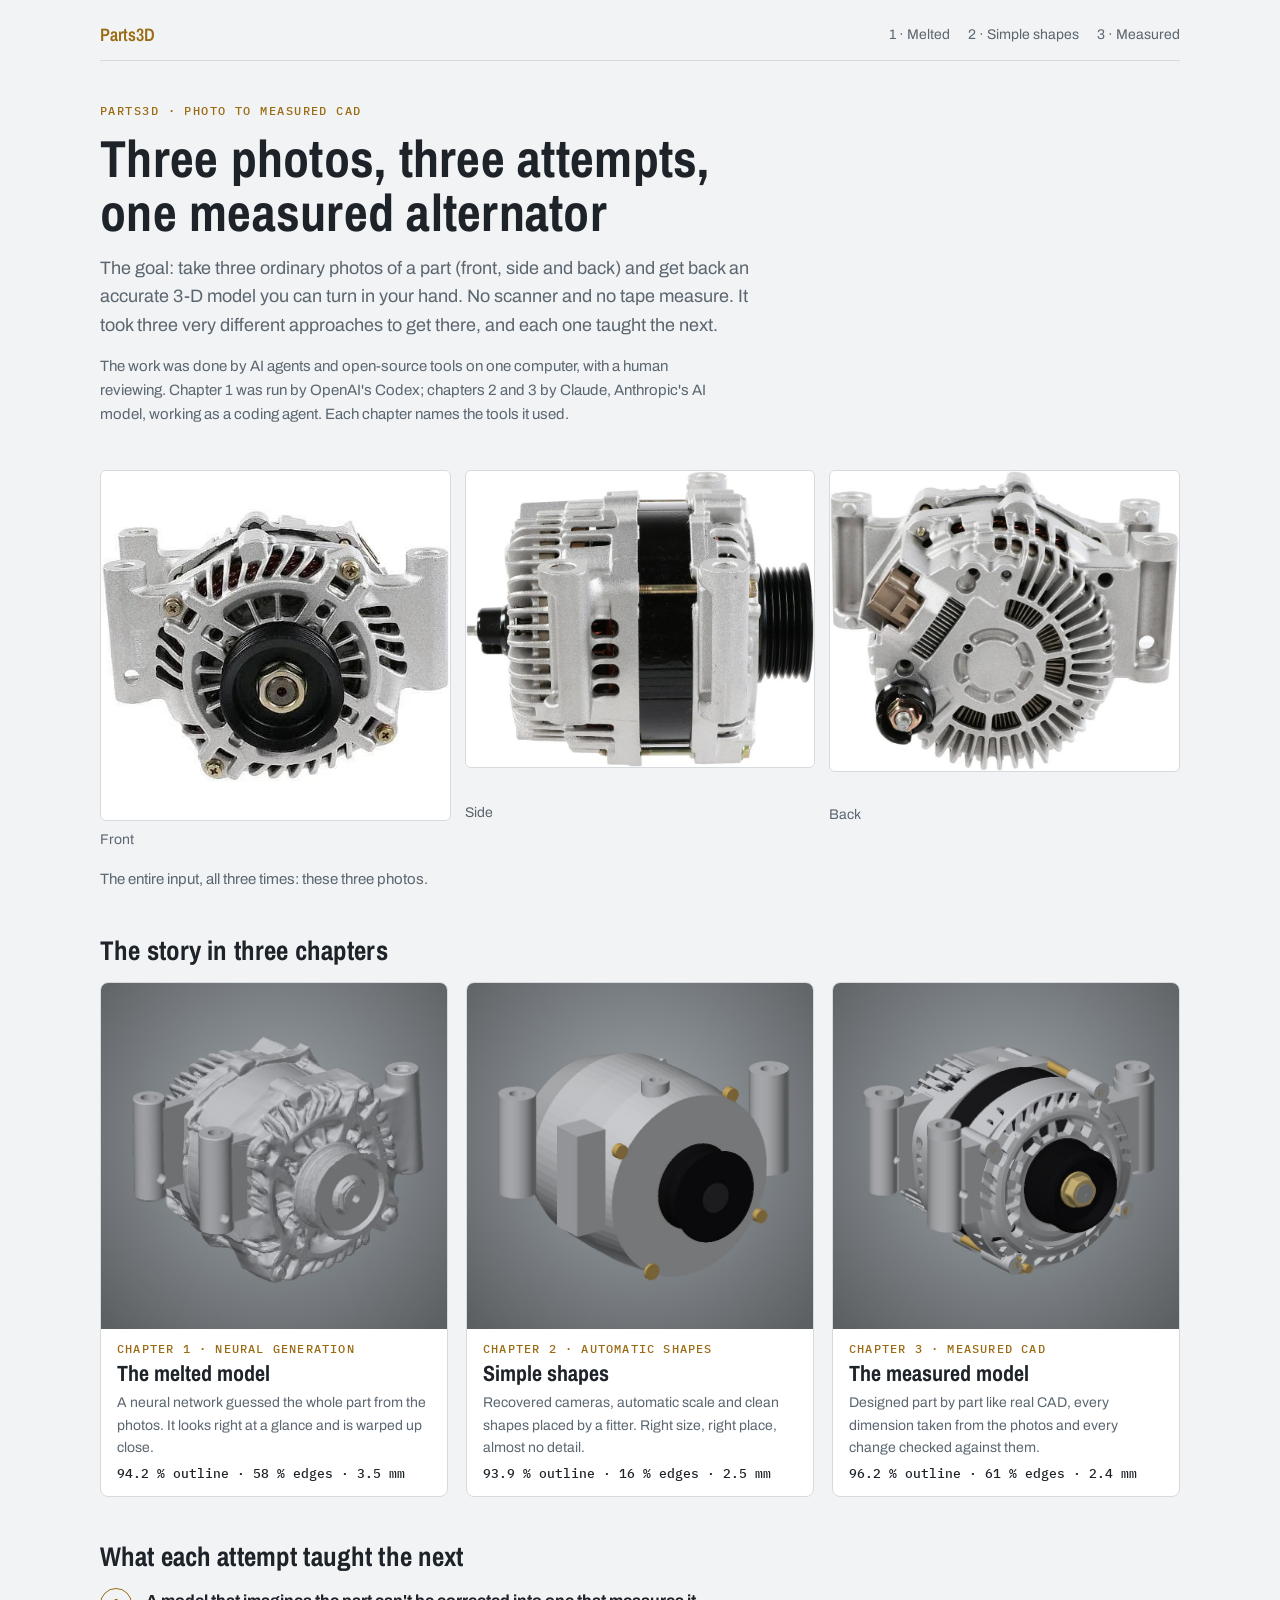
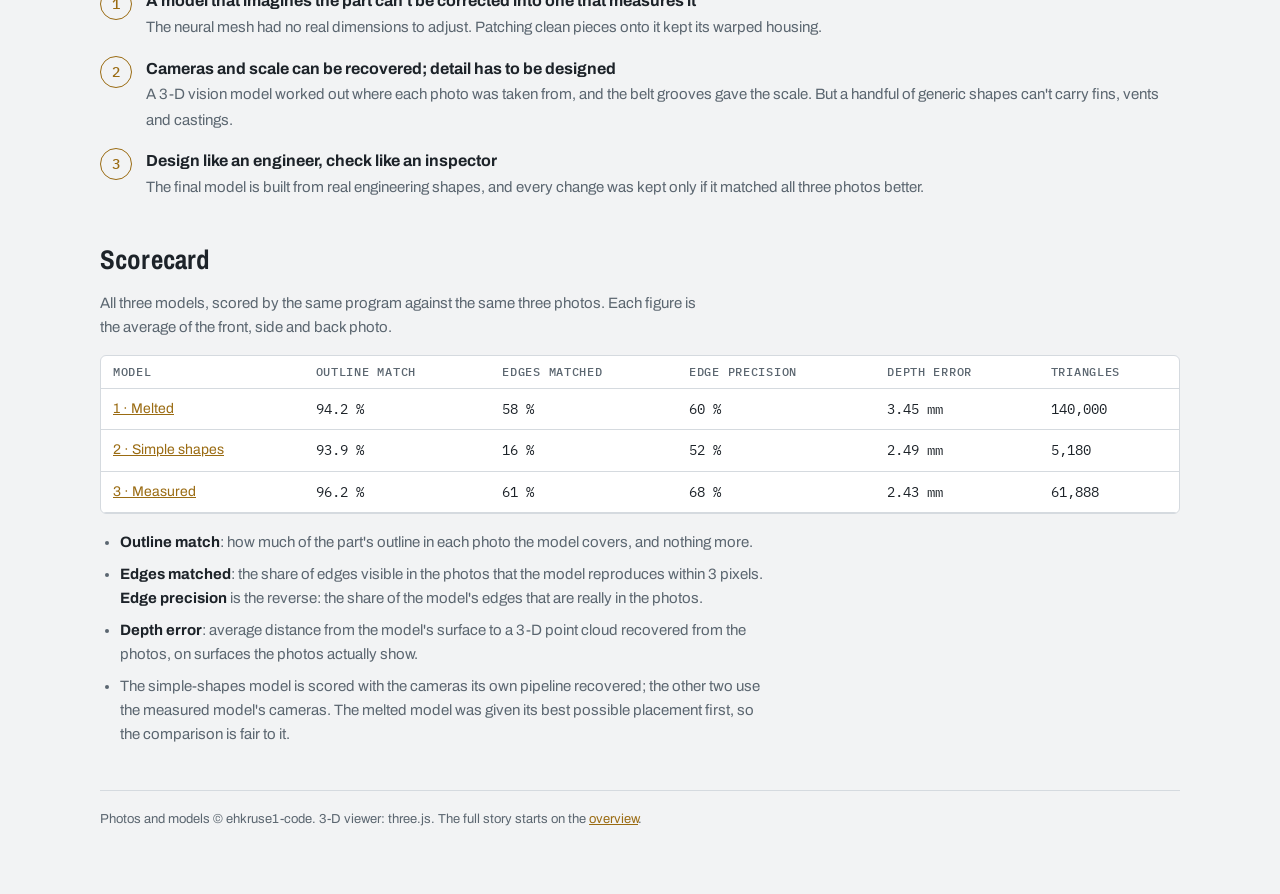
<file: index.html>
<!doctype html>
<html lang="en">
<head>
<meta charset="utf-8">
<meta name="viewport" content="width=device-width,initial-scale=1,viewport-fit=cover">
<title>Parts3D — Alternator Rebuild</title>
<meta name="description" content="How a car alternator was rebuilt as a measured 3-D model from three photos, in three attempts.">
<link rel="preconnect" href="https://fonts.googleapis.com">
<link rel="stylesheet" href="https://fonts.googleapis.com/css2?family=Archivo:wght@400;500;600&family=Archivo+Narrow:wght@600;700&family=IBM+Plex+Mono:wght@400;500&display=swap">
<link rel="stylesheet" href="site.css">
</head>
<body>
<div class="wrap">
<nav class="topnav" aria-label="Chapters"><a class="brand" href="index.html" aria-current="page">Parts3D</a><a href="melted.html">1 · Melted</a><a href="simple-shapes.html">2 · Simple shapes</a><a href="measured.html">3 · Measured</a></nav>
<header>
  <div class="eyebrow">Parts3D · photo to measured CAD</div>
  <h1>Three photos, three attempts, one measured alternator</h1>
  <p class="lede">The goal: take three ordinary photos of a part (front, side and back) and get back an accurate 3-D model you can turn in your hand. No scanner and no tape measure. It took three very different approaches to get there, and each one taught the next.</p>
  <p class="small">The work was done by AI agents and open-source tools on one computer, with a human reviewing. Chapter 1 was run by OpenAI's Codex; chapters 2 and 3 by Claude, Anthropic's AI model, working as a coding agent. Each chapter names the tools it used.</p>
</header>

<section>
  <div class="photos">
    <figure><img src="photo-front.jpg" alt="Front photo of the alternator, pulley facing the camera"><figcaption>Front</figcaption></figure>
    <figure><img src="photo-side.jpg" alt="Side photo of the alternator, pulley on the right"><figcaption>Side</figcaption></figure>
    <figure><img src="photo-back.jpg" alt="Back photo of the alternator showing cooling fins, plug and B+ terminal"><figcaption>Back</figcaption></figure>
  </div>
  <p class="small">The entire input, all three times: these three photos.</p>
</section>

<section>
  <h2>The story in three chapters</h2>
  <div class="cards">
  <a class="card" href="melted.html">
    <img src="thumb-melted.jpg" alt="The melted model, three-quarter view" width="700" height="700">
    <div class="body"><span class="num">CHAPTER 1 · NEURAL GENERATION</span><h3>The melted model</h3><p>A neural network guessed the whole part from the photos. It looks right at a glance and is warped up close.</p>
      <span class="score">94.2 % outline · 58 % edges · 3.5 mm</span></div>
  </a>
  <a class="card" href="simple-shapes.html">
    <img src="thumb-simple.jpg" alt="The simple shapes model, three-quarter view" width="700" height="700">
    <div class="body"><span class="num">CHAPTER 2 · AUTOMATIC SHAPES</span><h3>Simple shapes</h3><p>Recovered cameras, automatic scale and clean shapes placed by a fitter. Right size, right place, almost no detail.</p>
      <span class="score">93.9 % outline · 16 % edges · 2.5 mm</span></div>
  </a>
  <a class="card" href="measured.html">
    <img src="thumb-measured.jpg" alt="The measured model, three-quarter view" width="700" height="700">
    <div class="body"><span class="num">CHAPTER 3 · MEASURED CAD</span><h3>The measured model</h3><p>Designed part by part like real CAD, every dimension taken from the photos and every change checked against them.</p>
      <span class="score">96.2 % outline · 61 % edges · 2.4 mm</span></div>
  </a>
  </div>
</section>

<section>
  <h2>What each attempt taught the next</h2>
  <ol class="steps">
    <li><div><b>A model that imagines the part can't be corrected into one that measures it</b><span>The neural mesh had no real dimensions to adjust. Patching clean pieces onto it kept its warped housing.</span></div></li>
    <li><div><b>Cameras and scale can be recovered; detail has to be designed</b><span>A 3-D vision model worked out where each photo was taken from, and the belt grooves gave the scale. But a handful of generic shapes can't carry fins, vents and castings.</span></div></li>
    <li><div><b>Design like an engineer, check like an inspector</b><span>The final model is built from real engineering shapes, and every change was kept only if it matched all three photos better.</span></div></li>
  </ol>
</section>

<section id="scorecard">
  <h2>Scorecard</h2>
  <p class="small">All three models, scored by the same program against the same three photos. Each figure is the average of the front, side and back photo.</p>
  <div class="tablewrap"><table>
    <thead><tr><th>Model</th><th>Outline match</th><th>Edges matched</th><th>Edge precision</th><th>Depth error</th><th>Triangles</th></tr></thead>
    <tbody>
<tr><td><a href="melted.html">1 · Melted</a></td><td class="num">94.2 %</td><td class="num">58 %</td><td class="num">60 %</td><td class="num">3.45 mm</td><td class="num">140,000</td></tr>
<tr><td><a href="simple-shapes.html">2 · Simple shapes</a></td><td class="num">93.9 %</td><td class="num">16 %</td><td class="num">52 %</td><td class="num">2.49 mm</td><td class="num">5,180</td></tr>
<tr><td><a href="measured.html">3 · Measured</a></td><td class="num">96.2 %</td><td class="num">61 %</td><td class="num">68 %</td><td class="num">2.43 mm</td><td class="num">61,888</td></tr>
    </tbody>
  </table></div>
  <ul class="plain small">
    <li><b>Outline match</b>: how much of the part's outline in each photo the model covers, and nothing more.</li>
    <li><b>Edges matched</b>: the share of edges visible in the photos that the model reproduces within 3 pixels. <b>Edge precision</b> is the reverse: the share of the model's edges that are really in the photos.</li>
    <li><b>Depth error</b>: average distance from the model's surface to a 3-D point cloud recovered from the photos, on surfaces the photos actually show.</li>
    <li>The simple-shapes model is scored with the cameras its own pipeline recovered; the other two use the measured model's cameras. The melted model was given its best possible placement first, so the comparison is fair to it.</li>
  </ul>
</section>
<footer>Photos and models © ehkruse1-code. 3-D viewer: three.js. The full story starts on the <a href="index.html">overview</a>.</footer>
</div>
</body>
</html>
</file>
<file: site.css>
/* Layout: a single reading column per chapter; the rotatable model is each chapter's hero, evidence and lessons follow. */
:root{
  --bg:#f2f3f4; --panel:#ffffff; --ink:#1d2329; --muted:#5b6670; --rule:#d5dadf;
  --brass:#9a6b12; --brass-soft:#f3e7cf; --good:#2f6b3f; --bad:#a23b2a;
  --display:"Archivo Narrow","Arial Narrow",Arial,sans-serif;
  --body:"Archivo",system-ui,-apple-system,"Segoe UI",sans-serif;
  --mono:"IBM Plex Mono",ui-monospace,Consolas,monospace;
  color-scheme:light;
}
@media (prefers-color-scheme: dark){:root{
  --bg:#15191d; --panel:#1d2227; --ink:#e6e9ec; --muted:#9aa5ae; --rule:#323a42;
  --brass:#d9a441; --brass-soft:#3a2f1a; --good:#7fc08e; --bad:#e58a77; color-scheme:dark}}
*{box-sizing:border-box}
html{-webkit-text-size-adjust:100%}
body{margin:0;background:var(--bg);color:var(--ink);font:16px/1.6 var(--body);padding:24px 16px 64px}
.wrap{max-width:1080px;margin:0 auto;display:grid;gap:44px}
h1,h2{font-family:var(--display);text-wrap:balance;margin:0;letter-spacing:.005em}
h1{font-size:clamp(32px,5.4vw,52px);line-height:1.04}
h2{font-size:27px;line-height:1.15}
h3{margin:0;font:600 17px/1.3 var(--body)}
p{margin:0;max-width:68ch}
a{color:var(--brass)}
.eyebrow{font:500 12px/1 var(--mono);letter-spacing:.12em;text-transform:uppercase;color:var(--brass)}
.lede{color:var(--muted);font-size:18px}
.small{color:var(--muted);font-size:15px}
header{display:grid;gap:14px}

/* site navigation: the chapter strip */
.topnav{display:flex;flex-wrap:wrap;gap:6px 18px;align-items:center;font-size:14px;border-bottom:1px solid var(--rule);padding-bottom:14px}
.topnav .brand{font:700 18px/1 var(--display);color:var(--ink);text-decoration:none;margin-right:auto}
.topnav a{color:var(--muted);text-decoration:none}
.topnav a:hover{color:var(--ink)}
.topnav a[aria-current="page"]{color:var(--brass);font-weight:600}

.stats{display:flex;flex-wrap:wrap;gap:12px 32px;margin-top:6px}
.stat{display:grid;gap:2px}
.stat b{font:500 20px/1.2 var(--mono);font-variant-numeric:tabular-nums}
.stat span{font-size:13px;color:var(--muted)}

.viewer{border:1px solid var(--rule);border-radius:8px;overflow:hidden;background:#5d646a}
.stage{position:relative;height:min(68vh,620px);background:radial-gradient(ellipse 70% 75% at 50% 45%,#a2a9af 0%,#848b91 45%,#5d646a 100%);touch-action:none}
.stage canvas{display:block;width:100%;height:100%;cursor:grab}.stage canvas:active{cursor:grabbing}
.status{position:absolute;left:0;right:0;bottom:14px;text-align:center;font-size:13px;color:#eef1f3;pointer-events:none;margin:0;max-width:none}
.bar{display:flex;flex-wrap:wrap;gap:8px;align-items:center;padding:12px 14px;background:var(--panel);border-top:1px solid var(--rule)}
button{font:500 14px/1 var(--body);padding:9px 13px;border:1px solid var(--rule);border-radius:4px;background:var(--panel);color:var(--ink);cursor:pointer}
button:hover{border-color:var(--brass)}
button[aria-pressed="true"]{background:var(--brass);border-color:var(--brass);color:var(--panel)}
button:focus-visible,a:focus-visible{outline:2px solid var(--brass);outline-offset:2px}
.hint{margin-left:auto;font-size:13px;color:var(--muted)}

section{display:grid;gap:16px}
figure{margin:0;display:grid;gap:8px}
figure img{width:100%;height:auto;border:1px solid var(--rule);border-radius:6px;background:#5d646a}
figcaption{font-size:14px;color:var(--muted);max-width:80ch}
.photos{display:grid;grid-template-columns:repeat(3,minmax(0,1fr));gap:14px}
.photos img{background:#fff}

ol.steps{margin:0;padding:0;list-style:none;display:grid;gap:16px;counter-reset:s}
ol.steps li{display:grid;grid-template-columns:34px 1fr;gap:12px;counter-increment:s}
ol.steps li::before{content:counter(s);font:500 14px/30px var(--mono);text-align:center;width:30px;height:30px;border:1px solid var(--brass);color:var(--brass);border-radius:50%}
ol.steps b{display:block}
ol.steps span{color:var(--muted);font-size:15px}

.tablewrap{overflow-x:auto;border:1px solid var(--rule);border-radius:6px;background:var(--panel)}
table{border-collapse:collapse;width:100%;font-size:14px;min-width:620px}
th,td{text-align:left;padding:9px 12px;border-bottom:1px solid var(--rule);vertical-align:top}
th{font:500 12px/1.2 var(--mono);letter-spacing:.06em;text-transform:uppercase;color:var(--muted)}
td.num{font-family:var(--mono);font-variant-numeric:tabular-nums;white-space:nowrap}
tr.here td{background:var(--brass-soft);font-weight:600}

.cols{display:grid;grid-template-columns:repeat(auto-fit,minmax(260px,1fr));gap:18px 28px}
.cols div{display:grid;gap:6px;min-width:0}
.cols p{color:var(--muted);font-size:15px}
ul.plain{margin:0;padding-left:20px;display:grid;gap:8px;max-width:75ch}
ul.plain li{color:var(--muted)}
ul.plain b{color:var(--ink)}

/* the lesson box carried from one chapter into the next */
.lesson{border-left:3px solid var(--brass);background:var(--panel);padding:16px 18px;border-radius:0 6px 6px 0;display:grid;gap:8px}
.lesson .eyebrow{margin-bottom:2px}

/* landing: three chapter cards */
.cards{display:grid;grid-template-columns:repeat(3,minmax(0,1fr));gap:18px}
.card{display:grid;grid-template-rows:auto 1fr;border:1px solid var(--rule);border-radius:8px;overflow:hidden;background:var(--panel);text-decoration:none;color:var(--ink)}
.card:hover{border-color:var(--brass)}
.card img{width:100%;height:auto;max-width:100%;aspect-ratio:1/1;object-fit:cover;display:block;background:#5d646a;border:0;border-radius:0}
.card .body{padding:14px 16px;display:grid;gap:6px;align-content:start}
.card .num{font:500 12px/1 var(--mono);letter-spacing:.1em;color:var(--brass)}
.card h3{font:700 22px/1.15 var(--display)}
.card p{color:var(--muted);font-size:14px}
.card .score{font:500 13px/1.3 var(--mono);color:var(--ink)}

/* previous / next */
.pager{display:grid;grid-template-columns:1fr 1fr;gap:14px}
.pager a{display:grid;gap:4px;border:1px solid var(--rule);border-radius:6px;padding:14px 16px;text-decoration:none;color:var(--ink);background:var(--panel)}
.pager a:hover{border-color:var(--brass)}
.pager a span{font:500 12px/1 var(--mono);letter-spacing:.08em;text-transform:uppercase;color:var(--muted)}
.pager a b{font:700 19px/1.2 var(--display)}
.pager .next{text-align:right;grid-column:2}

footer{color:var(--muted);font-size:13px;border-top:1px solid var(--rule);padding-top:18px}
@media (max-width:760px){.cards{grid-template-columns:1fr}}
@media (max-width:520px){.topnav .brand{flex-basis:100%}}
@media (max-width:640px){.hint{margin-left:0;width:100%}.photos{grid-template-columns:1fr}.pager{grid-template-columns:1fr}.pager .next{grid-column:1;text-align:left}}
@media (prefers-reduced-motion: reduce){*{transition:none!important}}
</file>
